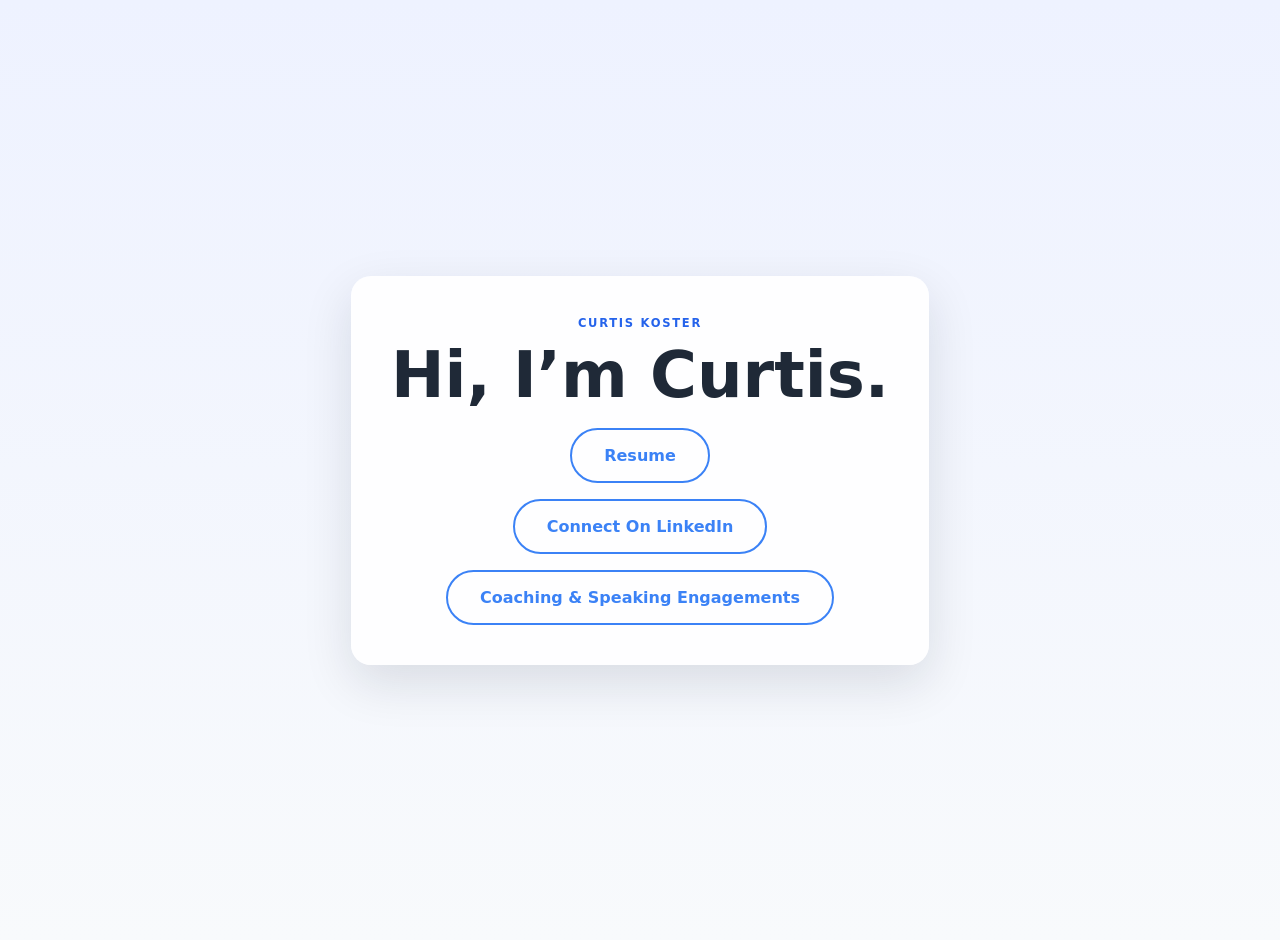
<file: index.html>
<!doctype html>
<html lang="en">
  <head>
    <meta charset="UTF-8" />
    <meta name="viewport" content="width=device-width, initial-scale=1.0" />
    <title>Curtis Koster</title>
    <link rel="stylesheet" href="styles.css" />
  </head>
  <body>
    <div class="landing-page">
      <div class="landing-hero">
        <p class="eyebrow">Curtis Koster</p>
        <h1>Hi, I’m Curtis.</h1>
        <!-- <p class="subtitle">Cloud Architect</p> -->
        <a class="landing-link" href="resume.html">Resume</a>
        <a class="landing-link" href="https://www.linkedin.com/in/curtis-k/" target="_blank" rel="noopener noreferrer">Connect On LinkedIn</a>
        <a class="landing-link" href="speaking.html">Coaching & Speaking Engagements</a>
      </div>
    </div>
  </body>
</html>
</file>
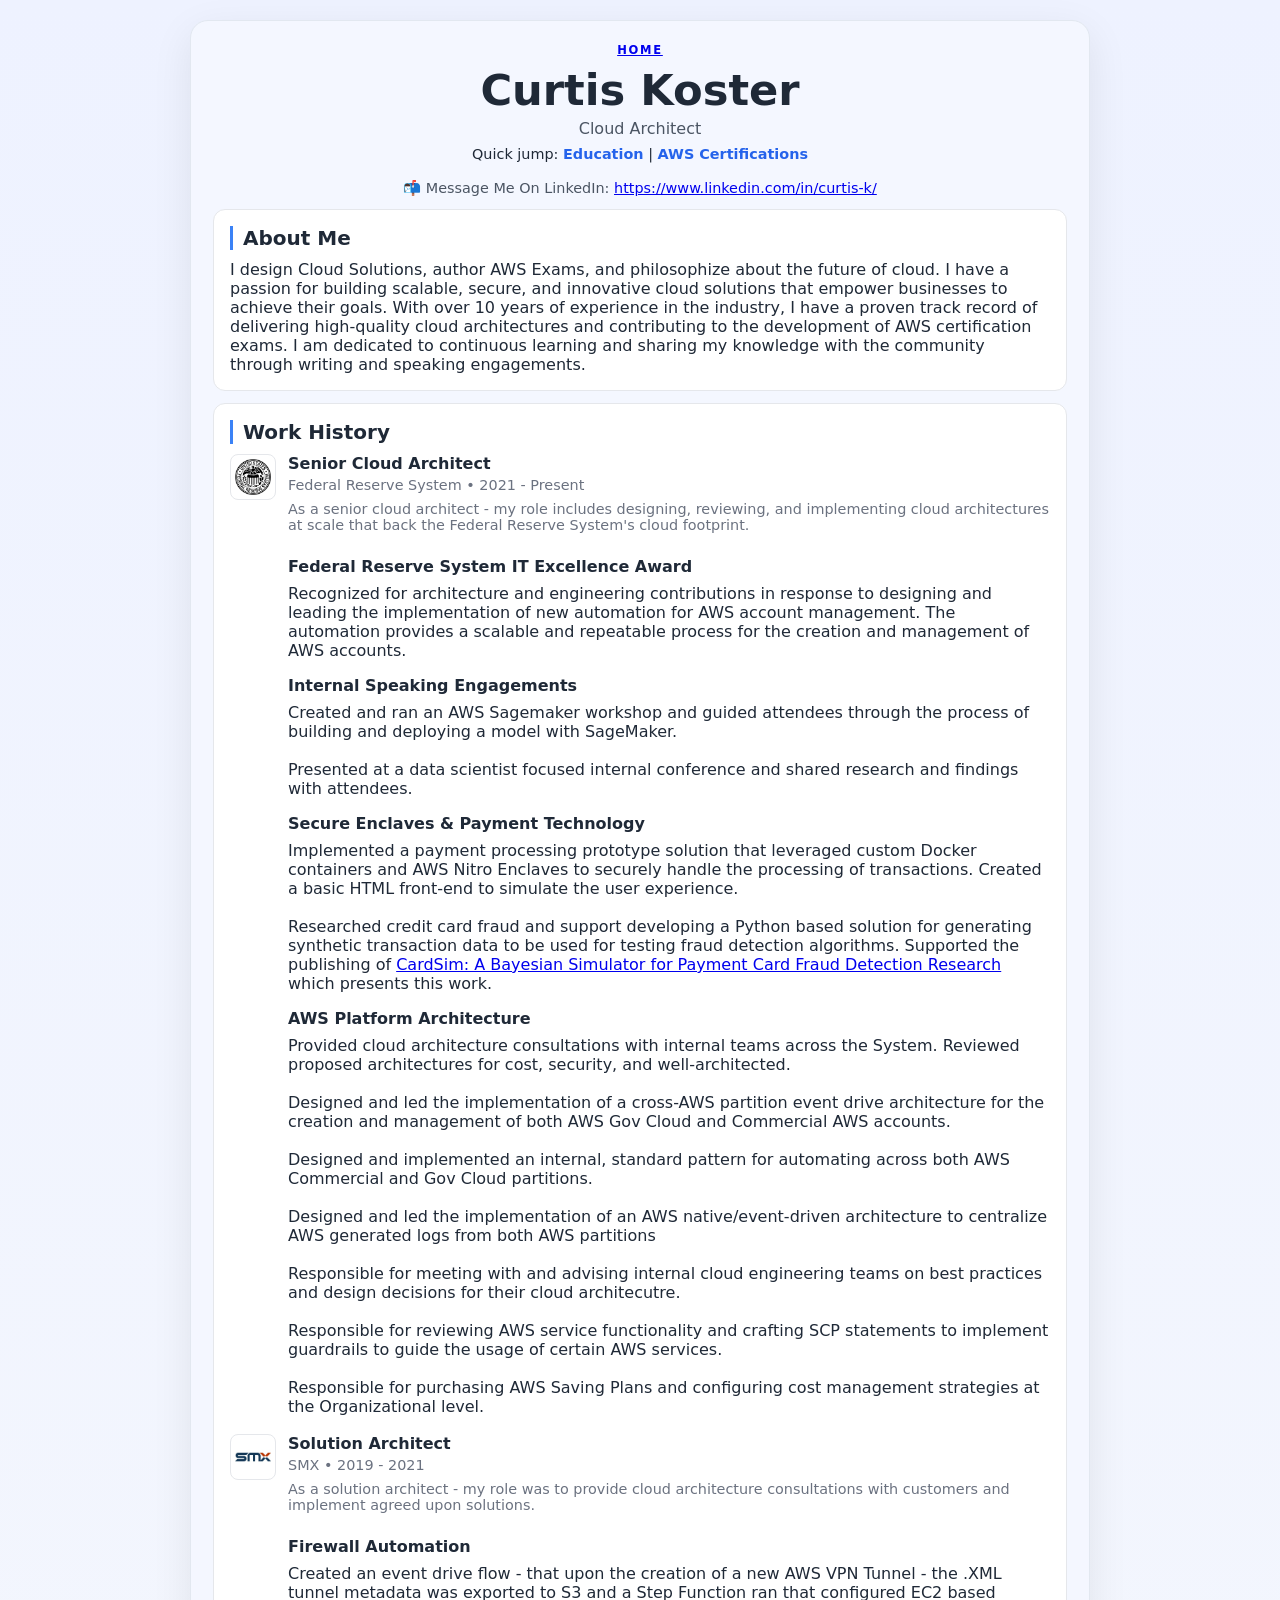
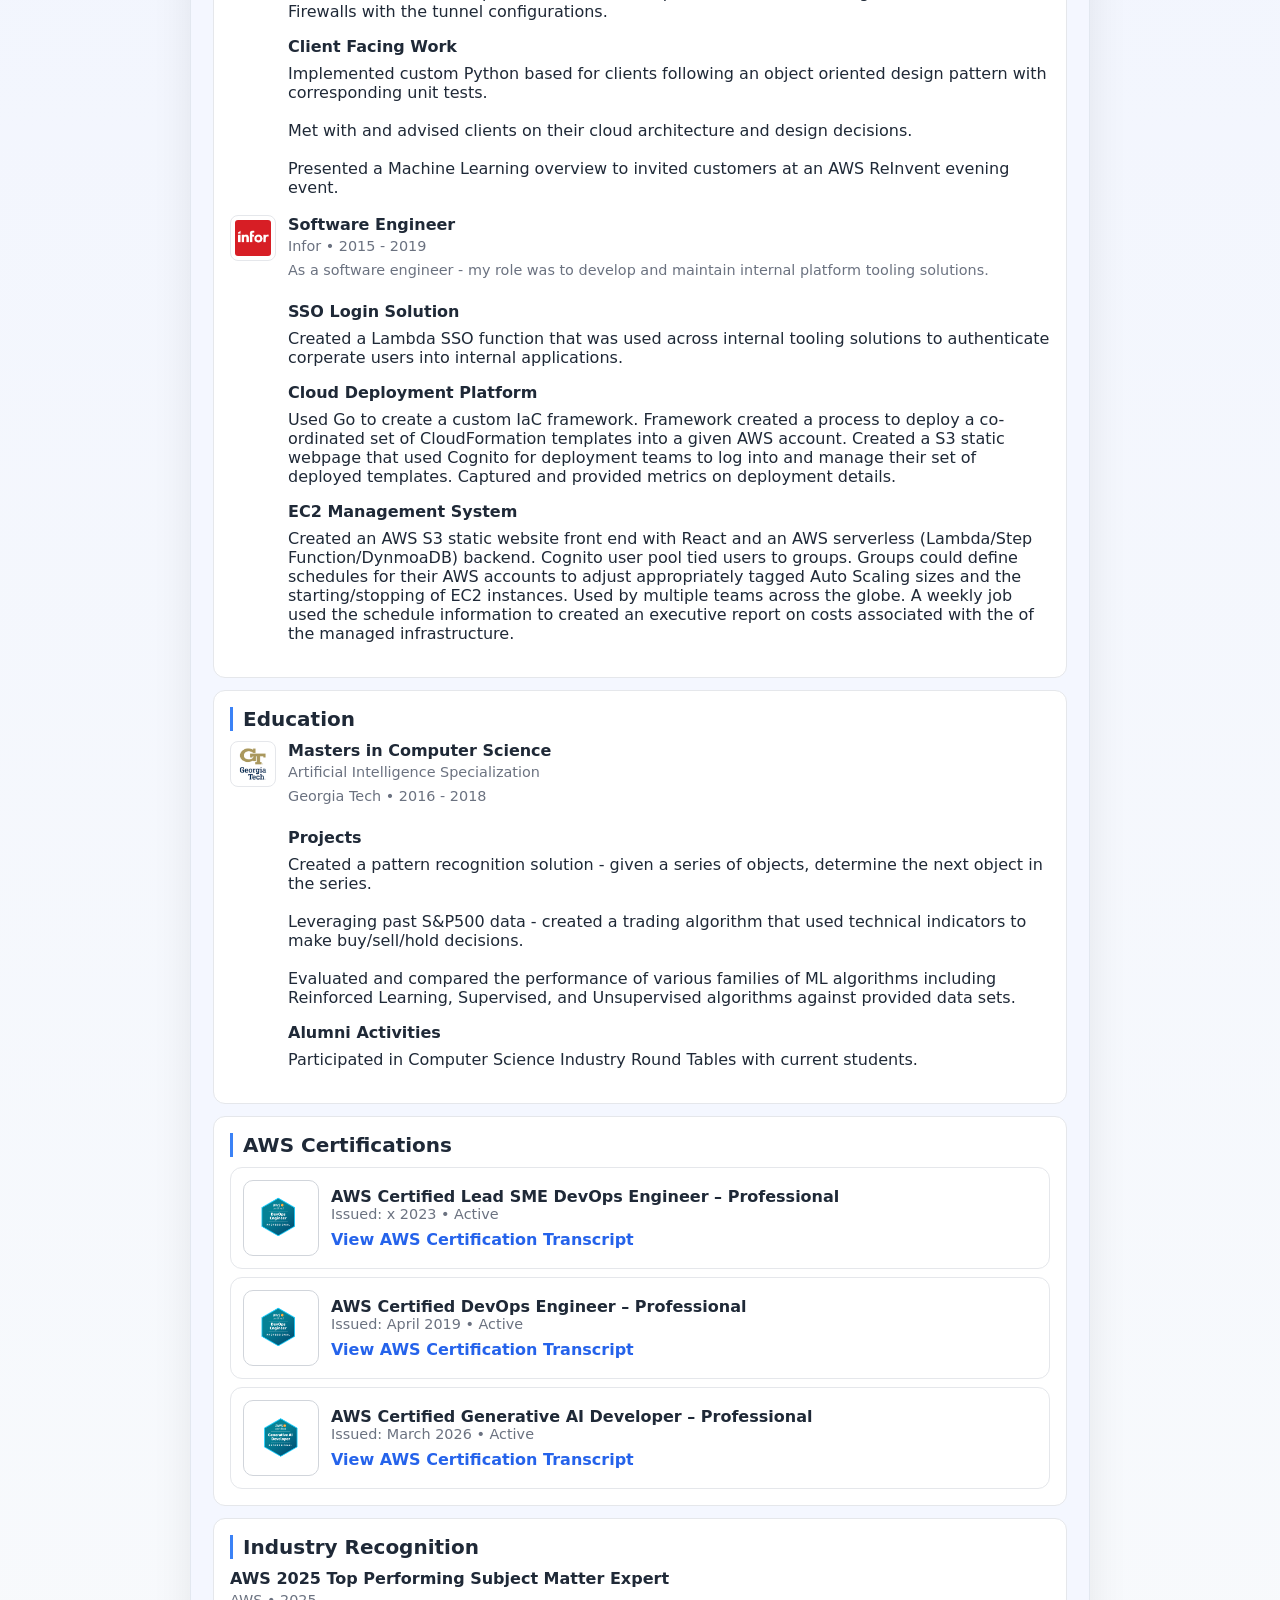
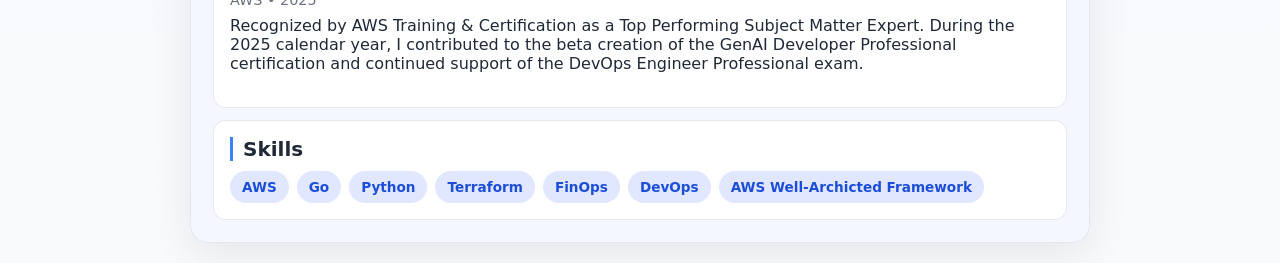
<file: resume.html>
<!doctype html>
<html lang="en">
  <head>
    <meta charset="UTF-8" />
    <meta name="viewport" content="width=device-width, initial-scale=1.0" />
    <title>Resume | Curtis Koster</title>
    <link rel="stylesheet" href="styles.css" />
  </head>
  <body>
    <div class="page">
      <header class="hero">
        <p class="eyebrow"><a href="index.html">Home</a></p>
        <h1>Curtis Koster</h1>
        <p class="subtitle">Cloud Architect</p>
        <p class="mini-nav">Quick jump: <a href="#education">Education</a> | <a href="#certifications">AWS Certifications</a></p>
      </header>

      <footer class="footer">📬 Message Me On LinkedIn: <a href="https://www.linkedin.com/in/curtis-k/" target="_blank" rel="noopener noreferrer">https://www.linkedin.com/in/curtis-k/</a></footer>

      <section class="card">
        <div class="section-heading">
          <h2>About Me</h2>
        </div>
        <p>
          I design Cloud Solutions, author AWS Exams, and philosophize about the future of cloud. I have a passion for building scalable, secure, and innovative cloud solutions that empower businesses to achieve their goals. With over 10 years of experience in the industry, I have a proven track record of delivering high-quality cloud architectures and contributing to the development of AWS certification exams. I am dedicated to continuous learning and sharing my knowledge with the community through writing and speaking engagements.
        </p>
      </section>

      <section id="work-history" class="card">
        <div class="section-heading"><h2>Work History</h2></div>
        <div class="item">
          <div class="work-row">
            <img class="work-logo" src="images/frblogo.png" alt="Federal Reserve System logo" />
            <div>
              <h3>Senior Cloud Architect</h3>
              <p class="meta">Federal Reserve System • 2021 - Present</p>
              <p class="meta">As a senior cloud architect - my role includes designing, reviewing, and implementing cloud architectures at scale that back the Federal Reserve System's cloud footprint.</p>
            </div>
          </div>
          <h4>Federal Reserve System IT Excellence Award</h4>
          <p>Recognized for architecture and engineering contributions in response to designing and leading the implementation of new automation for AWS account management. The automation provides a scalable and repeatable process for the creation and management of AWS accounts.</p>
          <h4>Internal Speaking Engagements</h4>
          <p>
            Created and ran an AWS Sagemaker workshop and guided attendees through the process of building and deploying a model with SageMaker.<br />
            <br>Presented at a data scientist focused internal conference and shared research and findings with attendees.</br>
          </p>
          <h4>Secure Enclaves & Payment Technology</h4>
          <p>
            Implemented a payment processing prototype solution that leveraged custom Docker containers and AWS Nitro Enclaves to securely handle the processing of transactions. Created a basic HTML front-end to simulate the user experience.<br />
            <br>Researched credit card fraud and support developing a Python based solution for generating synthetic transaction data to be used for testing fraud detection algorithms. Supported the publishing of <a href="https://www.federalreserve.gov/econres/feds/cardsim-a-bayesian-simulator-for-payment-card-fraud-detection-research.htm">CardSim: A Bayesian Simulator for Payment Card Fraud Detection Research</a> which presents this work.</br>
          </p>
          <h4>AWS Platform Architecture</h4>
          <p>
            Provided cloud architecture consultations with internal teams across the System. Reviewed proposed architectures for cost, security, and well-architected.<br />
            <br>Designed and led the implementation of a cross-AWS partition event drive architecture for the creation and management of both AWS Gov Cloud and Commercial AWS accounts.</br>
            <br>Designed and implemented an internal, standard pattern for automating across both AWS Commercial and Gov Cloud partitions.</br>
            <br>Designed and led the implementation of an AWS native/event-driven architecture to centralize AWS generated logs from both AWS partitions</br>
            <br>Responsible for meeting with and advising internal cloud engineering teams on best practices and design decisions for their cloud architecutre.</br>
            <br>Responsible for reviewing AWS service functionality and crafting SCP statements to implement guardrails to guide the usage of certain AWS services.</br>
            <br>Responsible for purchasing AWS Saving Plans and configuring cost management strategies at the Organizational level.</br>
          </p>
        </div>
        <div class="item">
          <div class="work-row">
            <img class="work-logo" src="images/smx.jpeg" alt="SMX logo" />
            <div>
              <h3>Solution Architect</h3>
              <p class="meta">SMX • 2019 - 2021</p>
              <p class="meta">As a solution architect - my role was to provide cloud architecture consultations with customers and implement agreed upon solutions.</p>
            </div>
          </div>
          <h4>Firewall Automation</h4>
          <p>
            Created an event drive flow - that upon the creation of a new AWS VPN Tunnel - the .XML tunnel metadata was exported to S3 and a Step Function ran that configured EC2 based Firewalls with the tunnel configurations. 
          </p>
          <h4>Client Facing Work</h4>
          <p>
            Implemented custom Python based for clients following an object oriented design pattern with corresponding unit tests.<br />
            <br>Met with and advised clients on their cloud architecture and design decisions.</br>
            <br>Presented a Machine Learning overview to invited customers at an AWS ReInvent evening event.</br>
          </p>
        </div>
        <div class="item">
          <div class="work-row">
            <img class="work-logo" src="images/infor.png" alt="Infor Logo" />
            <div>
              <h3>Software Engineer</h3>
              <p class="meta">Infor • 2015 - 2019</p>
              <p class="meta">As a software engineer - my role was to develop and maintain internal platform tooling solutions.</p>
            </div>
          </div>
          <h4>SSO Login Solution</h4>
          <p>
            Created a Lambda SSO function that was used across internal tooling solutions to authenticate corperate users into internal applications.
          </p>
          <h4>Cloud Deployment Platform</h4>
          <p>
            Used Go to create a custom IaC framework. Framework created a process to deploy a co-ordinated set of CloudFormation templates into a given AWS account. Created a S3 static webpage that used Cognito for deployment teams to log into and manage their set of deployed templates. Captured and provided metrics on deployment details.
          </p>
          <h4>EC2 Management System</h4>
          <p>
            Created an AWS S3 static website front end with React and an AWS serverless (Lambda/Step Function/DynmoaDB) backend. Cognito user pool tied users to groups. Groups could define schedules for their AWS accounts to adjust appropriately tagged Auto Scaling sizes and the starting/stopping of EC2 instances. Used by multiple teams across the globe. A weekly job used the schedule information to created an executive report on costs associated with the of the managed infrastructure. 
          </p>
        </div>
      </section>
      <section id="education" class="card">
        <div class="section-heading"><h2>Education</h2></div>
        <div class="item">
          <div class="edu-row">
            <img class="edu-logo" src="images/gtlogo.png" alt="Georgia Tech logo" />
            <div>
              <h3>Masters in Computer Science</h3>
              <p class="meta">Artificial Intelligence Specialization</p>
              <p class="meta">Georgia Tech • 2016 - 2018</p>
            </div>
          </div>
          <div class="meta"> </div>
          <h4>Projects</h4>
          <p>
            Created a pattern recognition solution - given a series of objects, determine the next object in the series.<br />
            <br>Leveraging past S&P500 data - created a trading algorithm that used technical indicators to make buy/sell/hold decisions.</br>
            <br>Evaluated and compared the performance of various families of ML algorithms including Reinforced Learning, Supervised, and Unsupervised algorithms against provided data sets.
          </p>
          <h4>Alumni Activities</h4>
          <p>
            Participated in Computer Science Industry Round Tables with current students.
          </p>
          
        </div>
      </section>

      <section id="certifications" class="card">
        <div class="section-heading"><h2>AWS Certifications</h2></div>
          <article class="cert-card">
          <div class="cert-card-content">
            <img class="cert-badge" src="images/dopbadge.png" alt="AWS Certified DevOps Engineer Professional badge" />
            <div>
              <h3>AWS Certified Lead SME DevOps Engineer – Professional</h3>
              <p class="meta">Issued: x 2023 • Active</p>
              <p><a class="cert-link" href="https://www.credly.com/badges/ba1cb3b1-199e-4871-9247-7a28d5e062f2" target="_blank" rel="noopener noreferrer">View AWS Certification Transcript</a></p>
            </div>
          </div>
        </article>
        <article class="cert-card">
          <div class="cert-card-content">
            <img class="cert-badge" src="images/dopbadge.png" alt="AWS Certified DevOps Engineer Professional badge" />
            <div>
              <h3>AWS Certified DevOps Engineer – Professional</h3>
              <p class="meta">Issued: April 2019 • Active</p>
              <p><a class="cert-link" href="https://www.credly.com/badges/65a2d14f-d37d-4359-8937-28741adbfebc" target="_blank" rel="noopener noreferrer">View AWS Certification Transcript</a></p>
            </div>
          </div>
        </article>
         <article class="cert-card">
          <div class="cert-card-content">
            <img class="cert-badge" src="images/genaibadge.png" alt="AWS Certified Generative AI Developer Professional badge" />
            <div>
              <h3>AWS Certified Generative AI Developer – Professional</h3>
              <p class="meta">Issued: March 2026 • Active</p>
              <p><a class="cert-link" href="https://www.credly.com/badges/4f48b244-95a4-4d58-a531-5a7e72686fa1" target="_blank" rel="noopener noreferrer">View AWS Certification Transcript</a></p>
            </div>
          </div>
        </article>
      </section>

      <section class="card">
        <div class="section-heading"><h2>Industry Recognition</h2></div>
        <div class="item">
          <h3>AWS 2025 Top Performing Subject Matter Expert</h3>
          <p class="meta">AWS • 2025</p>
          <p>Recognized by AWS Training & Certification as a Top Performing Subject Matter Expert. During the 2025 calendar year, I contributed to the beta creation of the GenAI Developer Professional certification and continued support of the DevOps Engineer Professional exam.</p>
        </div>
      </section>

      <section class="card">
        <div class="section-heading"><h2>Skills</h2></div>
        <div class="skills-grid">
          <div class="skill-pill">AWS</div>
          <div class="skill-pill">Go</div>
          <div class="skill-pill">Python</div>
          <div class="skill-pill">Terraform</div>
          <div class="skill-pill">FinOps</div>
          <div class="skill-pill">DevOps</div>
          <div class="skill-pill">AWS Well-Archicted Framework</div>
        </div>
      </section>
    </div>
  </body>
</html>
</file>
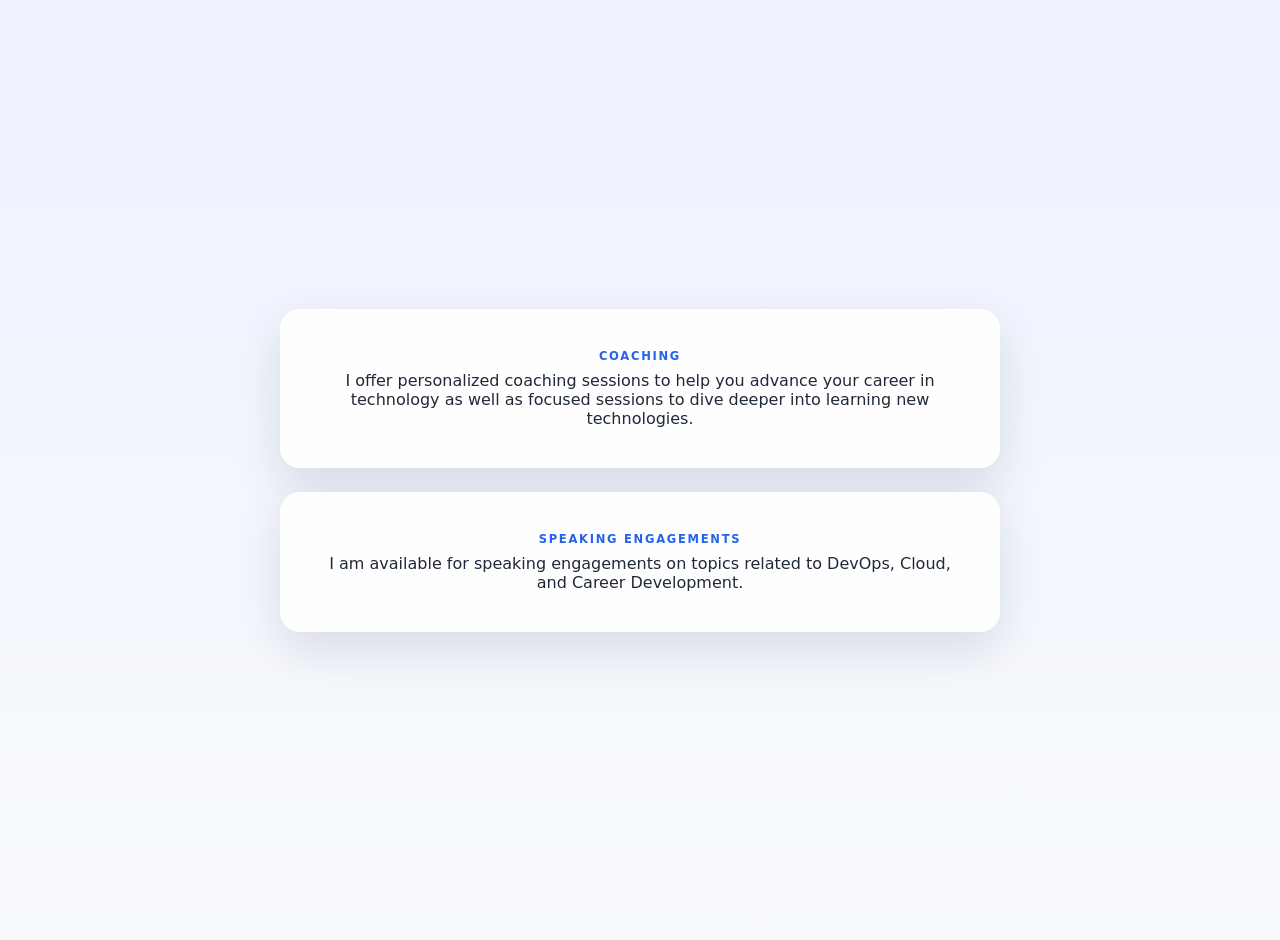
<file: speaking.html>
<!doctype html>
<html lang="en">
  <head>
    <meta charset="UTF-8" />
    <meta name="viewport" content="width=device-width, initial-scale=1.0" />
    <title>Curtis Koster</title>
    <link rel="stylesheet" href="styles.css" />
  </head>
  <body>
    <div class="landing-page">
      <div class="landing-hero">
        <p class="eyebrow">Coaching</p>
        <p>I offer personalized coaching sessions to help you advance your career in technology as well as focused sessions to dive deeper into learning new technologies.</p>
      </div>
      <div class="landing-hero">
        <p class="eyebrow">Speaking Engagements</p>
        <p>I am available for speaking engagements on topics related to DevOps, Cloud, and Career Development.</p>
      </div>
    </div>
  </body>
</html>
</file>
<file: styles.css>
* { box-sizing: border-box; margin: 0; padding: 0; }
:root { --bg: #f4f7ff; --card: #ffffff; --text: #1f2937; --muted: #4b5563; --accent: #3b82f6; --border: #e5e7eb; }
body { font-family: Inter, system-ui, -apple-system, Segoe UI, Roboto, Arial, sans-serif; background: linear-gradient(180deg, #eef2ff 0%, #f8fafc 100%); color: var(--text); min-height: 100vh; display: flex; align-items: center; justify-content: center; padding: 20px; }
.page { width: min(900px, 100%); background: var(--bg); border-radius: 18px; box-shadow: 0 12px 40px rgba(0,0,0,0.08); border: 1px solid #e2e8f0; padding: 22px; }
.landing-page { min-height: 100vh; display: flex; flex-direction: column; align-items: center; justify-content: center; gap: 24px; padding: 20px; }
.landing-hero { max-width: 720px; width: 100%; text-align: center; padding: 40px; border-radius: 20px; background: rgba(255,255,255,0.92); box-shadow: 0 18px 50px rgba(15, 23, 42, 0.12); }
.landing-hero h1 { font-size: clamp(2.5rem, 6vw, 4rem); margin: 0.4rem 0 0.75rem; }
.landing-link { display: block; margin: 1rem auto 0; width: fit-content; padding: 1rem 2rem; border: 2px solid var(--accent); border-radius: 999px; color: var(--accent); text-decoration: none; font-weight: 700; transition: all 0.2s ease; }
.landing-link + .landing-link { margin-top: 1rem; }
.landing-link:hover { background: var(--accent); color: #fff; }
.hero { text-align: center; margin-bottom: 18px; }
.eyebrow { text-transform: uppercase; letter-spacing: 0.15em; font-weight: 600; color: #2563eb; font-size: 0.72rem; margin-bottom: 8px; }
.hero h1 { font-size: clamp(1.8rem, 5vw, 2.7rem); margin-bottom: 4px; }
.subtitle { color: var(--muted); margin-bottom: 2px; }
.mini-nav { margin-top: 8px; font-size: 0.9rem; color: #1f2937; }
.mini-nav a { color: #2563eb; text-decoration: none; font-weight: 600; }
.mini-nav a:hover { text-decoration: underline; }
.card { background: var(--card); border: 1px solid var(--border); border-radius: 12px; padding: 16px; margin-top: 12px; }
.section-heading { border-left: 3px solid var(--accent); padding-left: 10px; margin-bottom: 10px; }
.section-heading h2 { font-size: 1.25rem; margin: 0; }
.edu-row, .work-row { display: flex; align-items: flex-start; gap: 12px; margin-bottom: 10px; }
.edu-logo, .work-logo { width: 46px; height: auto; border-radius: 8px; background: #fff; border: 1px solid #e5e7eb; padding: 4px; }
.item h3 { margin-bottom: 4px; font-size: 1rem; }
.item { margin-bottom: 18px; }
.meta { color: #6b7280; font-size: 0.9rem; margin-bottom: 8px; }
.item h4 { margin-top: 1rem; margin-bottom: 0.5rem; }
.item > h4, .item > h4 + p { padding-left: 3.625rem; }
.skills-grid { display: flex; flex-wrap: wrap; gap: 8px; margin-top: 4px; }
.skill-pill { background: #e0e7ff; color: #1d4ed8; border-radius: 999px; padding: 8px 12px; font-weight: 600; font-size: 0.85rem; }
.cert-card { border: 1px solid #e5e7eb; border-radius: 12px; background: #fff; padding: 12px; display: flex; align-items: center; justify-content: space-between; gap: 14px; margin-top: 8px; }
.cert-card-content { display: flex; align-items: center; gap: 12px; }
.cert-icon { width: 36px; height: 36px; display: inline-flex; align-items: center; justify-content: center; border-radius: 50%; background: #eef2ff; font-size: 1.1rem; }
.cert-card h3 { margin: 0; font-size: 1rem; }
.cert-link { color: #2563eb; font-weight: 600; text-decoration: none; }
.cert-link:hover { text-decoration: underline; }
.cert-badge { width: 76px; height: auto; border-radius: 10px; border: 1px solid #d1d5db; background: #fff; padding: 4px; }
.footer { margin-top: 16px; text-align: center; color: #4b5563; font-size: 0.9rem; }
@media (max-width: 700px) { .page { padding: 14px; } .card { padding: 14px; } .cert-card { flex-direction: column; align-items: stretch; } .cert-card-content { width: 100%; } .cert-badge { margin-top: 8px; align-self: center; } }
</file>
